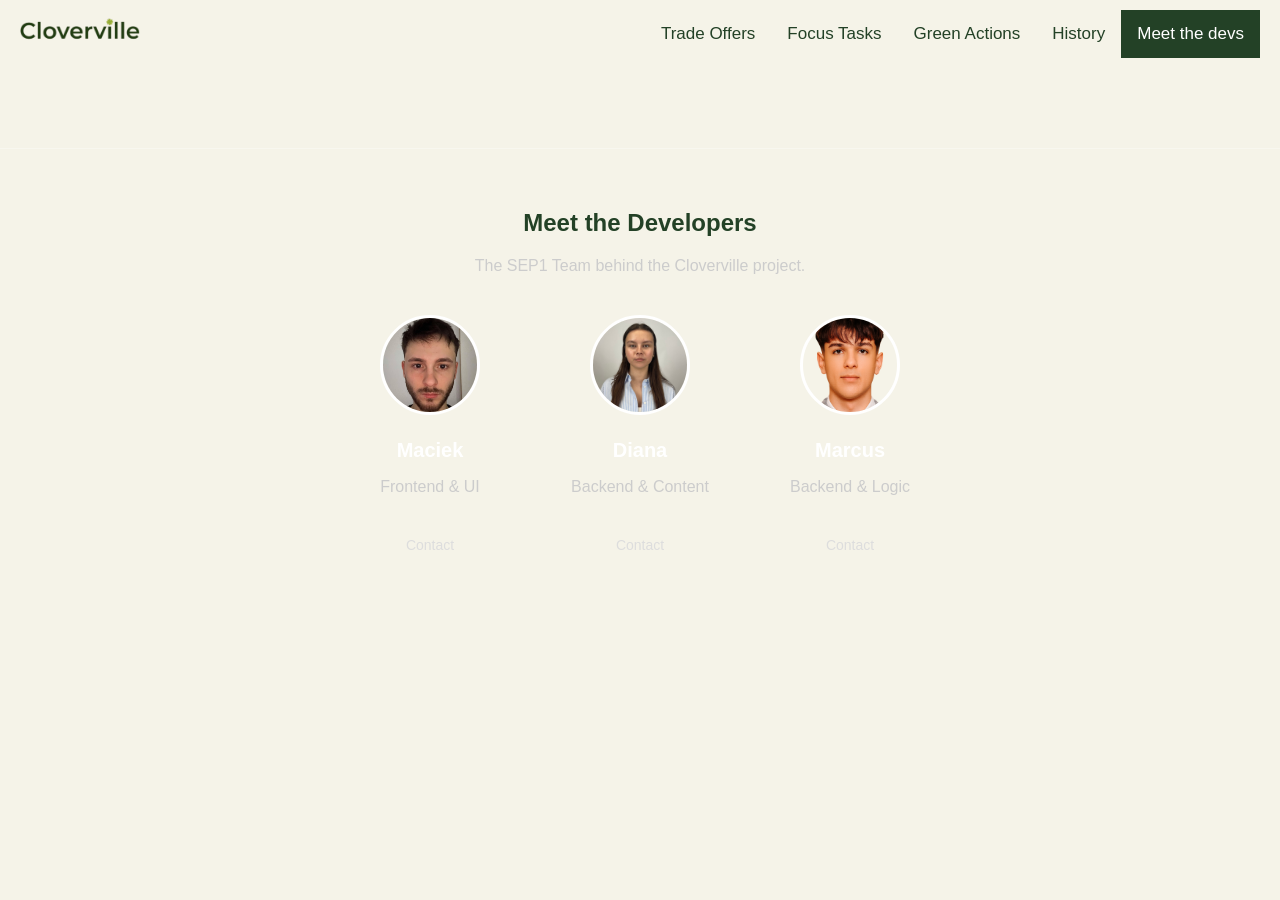
<file: cloverville_website/developers.html>
<!DOCTYPE html>
<html lang="en">
<head>
  <meta charset="UTF-8">
  <title>Cloverville – Developers</title>
  <link rel="stylesheet" href="css/main.css">
  <link rel="stylesheet" href="https://cdnjs.cloudflare.com/ajax/libs/font-awesome/4.7.0/css/font-awesome.min.css">
  <meta name="viewport" content="width=device-width, initial-scale=1.0">
</head>
<body>

  <!-- Header -->
  <header class="top-bar">
    <a href="index.html" class="logo-link">
      <div class="brand">
        <img src="images/logo.png" alt="Cloverville logo">
      </div>
    </a>

    <nav class="main-nav" id="myTopnav">
      <a href="trade_offers.html">Trade Offers</a>
      <a href="focus_tasks.html">Focus Tasks</a>
      <a href="green_actions.html">Green Actions</a>
      <a href="index.html#history">History</a>
      <a href="developers.html" class="active">Meet the devs</a>
      <a href="javascript:void(0);" class="icon" onclick="myFunction()">
        <i class="fa fa-bars"></i>
      </a>
    </nav>
  </header>

  <!-- Main Content -->
  <main>
    <section class="developers-container">
      <h1 style="text-align:center;">Meet the Developers</h1>
      <p style="text-align:center; margin-bottom: 40px;">
        The SEP1 Team behind the Cloverville project.
      </p>

      <div class="dev-grid">
        <div class="dev-card">
          <img src="images/maciek.jpg" alt="Maciek" class="dev-photo">
          <h3>Maciek</h3>
          <p>Frontend & UI</p>
          <a href="mailto:363666@via.dk" class="dev-email">Contact</a>
        </div>

        <div class="dev-card">
          <img src="images/diana.jpg" alt="Diana" class="dev-photo">
          <h3>Diana</h3>
          <p>Backend & Content</p>
          <a href="mailto:360245@via.dk" class="dev-email">Contact</a>
        </div>

        <div class="dev-card">
          <img src="images/Marcus.png" alt="Marcus" class="dev-photo">
          <h3>Marcus</h3>
          <p>Backend & Logic</p>
          <a href="mailto:361734@via.dk" class="dev-email">Contact</a>
        </div>
      </div>
    </section>
  </main>

  <script src="js/script.js"></script>
</body>
</html>
</file>
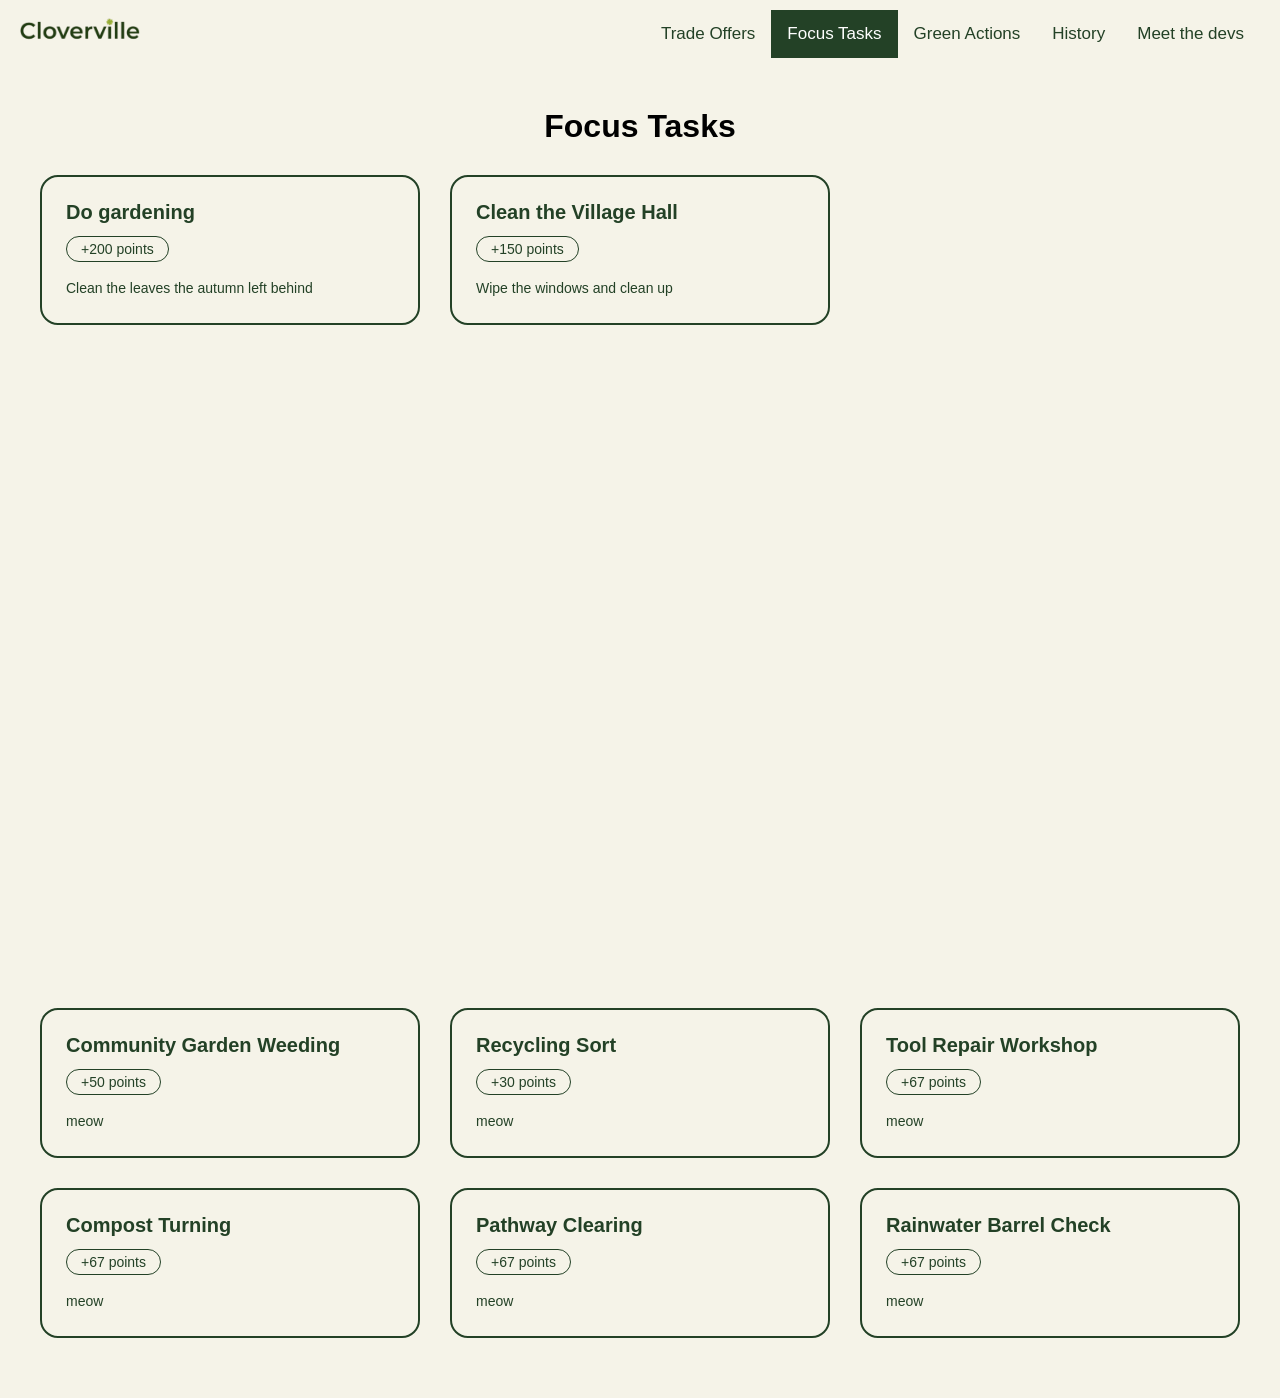
<file: cloverville_website/focus_tasks.html>
<!DOCTYPE html>
<html lang="en">
<head>
  <meta charset="UTF-8">
  <title>Cloverville – Focus Tasks</title>
  <link rel="stylesheet" href="css/focus_tasks.css">
  <link rel="stylesheet" href="https://cdnjs.cloudflare.com/ajax/libs/font-awesome/4.7.0/css/font-awesome.min.css">
  <meta name="viewport" content="width=device-width, initial-scale=1.0">
</head>
<body>

  <header class="top-bar">
    <a href="index.html" class="logo-link"><div class="brand"><img src="images/logo.png" alt="Cloverville logo"></div></a>

    <nav class="main-nav" id="myTopnav">
        <a href="trade_offers.html">Trade Offers</a>
        <a href="focus_tasks.html" class="active">Focus Tasks</a>
        <a href="green_actions.html">Green Actions</a>
        <a href="index.html#history">History</a>
        <a href="developers.html">Meet the devs</a>
        <a href="javascript:void(0);" class="icon" onclick="myFunction()">
            <i class="fa fa-bars"></i>
        </a>
    </nav>
  </header>

  <main class="focus-page">
    <h1 class="focus-title">Focus Tasks</h1>

    <section class="task-grid" id="taskGrid">

      <!-- JS will populate with data from cloverville_export.json -->

    </section>
  </main>

  <script>
    async function loadTasks() {
      try {
        const response = await fetch("cloverville_export.json");
        const data = await response.json();

        const grid = document.getElementById("taskGrid");
        grid.innerHTML = ""; // Clear existing placeholders

        data.tasks.forEach(task => {
          const card = document.createElement("article");
          card.classList.add("task-card");

          card.innerHTML = `
            <h2>${task.name}</h2>
            <div class="task-points">+${task.personalPoints} points</div>
            <p>${task.description}</p>
          `;

          grid.appendChild(card);
        });

      } catch (err) {
        console.error("Error loading tasks:", err);
      }
    }

    loadTasks();
  </script>

</body>
    <section class="task-grid" id="focus-task-list">

      <article class="task-card">
        <h2>Community Garden Weeding</h2>
        <div class="task-points">+50 points</div>
        <p>
          meow
        </p>
      </article>

      <article class="task-card">
        <h2>Recycling Sort</h2>
        <div class="task-points">+30 points</div>
        <p>
          meow
        </p>
      </article>

      <article class="task-card">
        <h2>Tool Repair Workshop</h2>
        <div class="task-points">+67 points</div>
        <p>
          meow
        </p>
      </article>

      <article class="task-card">
        <h2>Compost Turning</h2>
        <div class="task-points">+67 points</div>
        <p>
          meow
        </p>
      </article>

      <article class="task-card">
        <h2>Pathway Clearing</h2>
        <div class="task-points">+67 points</div>
        <p>
          meow
        </p>
      </article>

      <article class="task-card">
        <h2>Rainwater Barrel Check</h2>
        <div class="task-points">+67 points</div>
        <p>
          meow
        </p>
      </article>

    </section>
  </main>
  <script src="js/script.js"></script>
  </body>
</html>
</file>
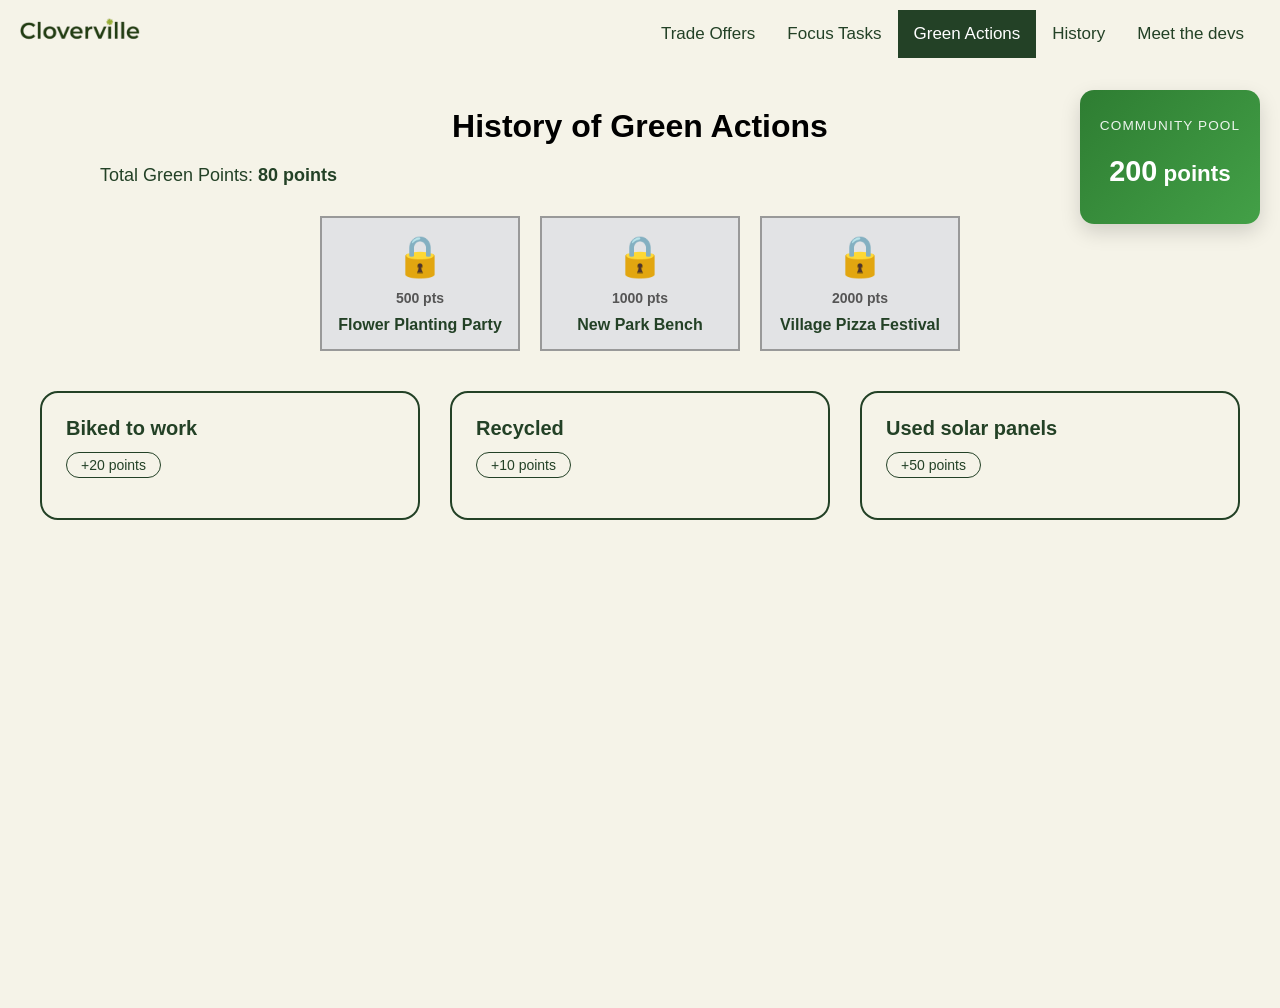
<file: cloverville_website/green_actions.html>
<!DOCTYPE html>
<html lang="en">
<head>
  <meta charset="UTF-8">
  <title>Cloverville – Green Actions</title>
  <link rel="stylesheet" href="css/green_actions.css">
  <meta name="viewport" content="width=device-width, initial-scale=1.0">
</head>
<body>

  <header class="top-bar">
    <a href="index.html">
      <div class="brand">
        <img src="images/logo.png" alt="Cloverville logo">
      </div>
    </a>

    <nav class="main-nav">
      <a href="trade_offers.html">Trade Offers</a>
      <a href="focus_tasks.html">Focus Tasks</a>
      <a href="green_actions.html" class="active">Green Actions</a>
      <a href="index.html#history">History</a>
      <a href="developers.html">Meet the devs</a>
    </nav>
  </header>

  <div class="community-pool">
    <p class="community-label">Community Pool</p>
    <p class="community-value">
      <span id="communityPoolValue">0</span> points
    </p>
  </div>

  <main class="green-page">
    <h1 class="green-title">History of Green Actions</h1>

    <p class="points-summary">
      Total Green Points: <span id="totalGreenPoints">0 points</span>
    </p>

    <section class="rewards-section">
      <div class="rewards-container" id="rewardsContainer">
        <div class="reward-item" data-threshold="500">
          <div class="reward-icon">🔒</div>
          <div class="reward-cost">500 pts</div>
          <h3>Flower Planting Party</h3>
        </div>

        <div class="reward-item" data-threshold="1000">
          <div class="reward-icon">🔒</div>
          <div class="reward-cost">1000 pts</div>
          <h3>New Park Bench</h3>
        </div>

        <div class="reward-item" data-threshold="2000">
          <div class="reward-icon">🔒</div>
          <div class="reward-cost">2000 pts</div>
          <h3>Village Pizza Festival</h3>
        </div>
      </div>
    </section>

    <section class="green-grid" id="greenGrid"></section>

  </main>

  <script src="js/script.js"></script>

</body>
</html>
</file>
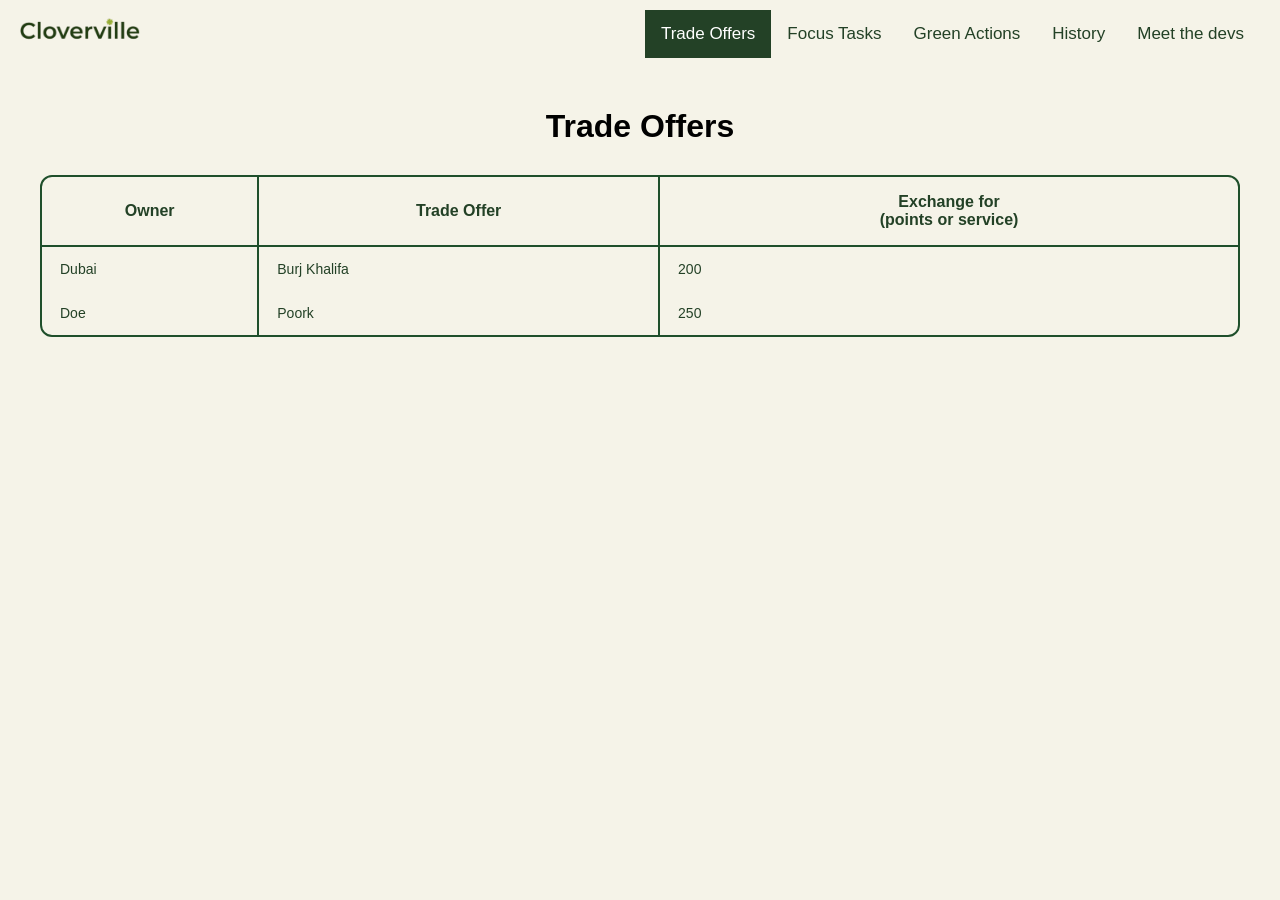
<file: cloverville_website/trade_offers.html>
<!DOCTYPE html>
<html lang="en">
<head>
  <meta charset="UTF-8">
  <title>Trade Offers - Cloverville</title>
  <link rel="stylesheet" href="css/trade_offers.css">
  <meta name="viewport" content="width=device-width, initial-scale=1.0">
</head>
<body>

  <!-- TOP BAR -->
  <header class="top-bar">
    <a href="index.html"><div class="brand"><img src="images/logo.png" alt="Cloverville logo"></div></a>

    <nav class="main-nav">
      <a href="trade_offers.html" class="active">Trade Offers</a>
      <a href="focus_tasks.html">Focus Tasks</a>
      <a href="green_actions.html">Green Actions</a>
      <a href="index.html#history">History</a>
      <a href="developers.html">Meet the devs</a>
    </nav>
  </header>

  <!-- PAGE TITLE -->
  <main>
    <h1 class="page-title">Trade Offers</h1>

    <!-- TRADE TABLE -->
    <section class="table-section">
      <table class="trade-table">
        <thead>
          <tr>
            <th class="owner-col">Owner</th>
            <th>Trade Offer</th>
            <th>Exchange for<br>(points or service)</th>
          </tr>
        </thead>

        <tbody id="trade-body">
          <!-- JS will insert rows here -->
        </tbody>
      </table>
    </section>
  </main>

  <!-- JSON LOADING SCRIPT -->
  <script>
    async function loadTradeOffers() {
      try {
        const response = await fetch("cloverville_export.json");
        if (!response.ok) {
          console.error("Failed to load JSON file.");
          return;
        }

        const data = await response.json();
        const offers = data.tradeOffers || [];

        const tbody = document.getElementById("trade-body");
        tbody.innerHTML = ""; // Clear existing rows

        offers.forEach(offer => {
          const row = document.createElement("tr");

             row.innerHTML = `
            <td>${offer.owner}</td>
           <td>${offer.tradeOffer}</td>
          <td>${offer.priceOrService}</td>
          `;



          tbody.appendChild(row);
        });

      } catch (error) {
        console.error("Error loading trade offers:", error);
      }
    }

    loadTradeOffers();
  </script>

<script src="js/script.js"></script>
</body>
</html>
</file>
<file: cloverville_website/css/main.css>
* {
  box-sizing: border-box;
}

body {
  margin: 0;
  font-family: Arial, sans-serif;
  background-color: #f5f3e8;
  color: #234126;
}

.top-bar {
  background-color: #f5f3e8;
  padding: 10px 20px;
  display: flex;
  justify-content: space-between;
  align-items: center;
  flex-wrap: wrap;
}

.brand img {
  width: 120px;
  height: auto;
}

.main-nav {
  overflow: hidden;
}

.main-nav a {
  float: left;
  display: block;
  color: #234126;
  text-align: center;
  padding: 14px 16px;
  text-decoration: none;
  font-size: 17px;
}

.main-nav a:hover {
  background-color: #ddd;
  color: black;
}

.main-nav a.active {
  background-color: #234126;
  color: white;
}

.main-nav .icon {
  display: none;
}

.hero {
  height: 500px;
  display: flex;
  align-items: center;
  justify-content: space-between;
  margin: 0 auto;
  max-width: 1200px;
  padding: 0 40px;
}

.hero-text {
  max-width: 500px;
  text-align: center;
  margin: 0 auto;
  margin-top: -100px;
}
.community-pool {
  margin-top: 20px;
  padding: 14px 20px;
  background-color: #e9f5ec;
  border-radius: 12px;
  width: fit-content;
}

.community-label {
  font-size: 14px;
  font-weight: 600;
  color: #2f6f4e;
  margin: 0;
}

.community-value {
  font-size: 22px;
  font-weight: bold;
  color: #1f4f38;
  margin: 4px 0 0 0;
}


.hero-welcome {
  margin: 0;
  font-size: 40px;
  color: #505050;
  text-align: center;
}

.hero-title {
  margin: 8px 0 12px;
  font-size: 100px;
  color: #113F07;
  text-align: center;
}

.hero-desc {
  margin: 0;
  line-height: 1.5;
  font-size: 20px;
  color: #000000;
  text-align: center;
}

.hero-image {
  max-width: 490px;
  height: auto;
  margin-top: 95px;
}

.hero-image img,
.hero-image video {
  max-width: 100%;
}

.bottom-section {
  background-color: #113F07;
  color: #ffffff;
  border-radius: 40px 40px 0 0;
  padding: 100px 120px;
  margin: 0 auto;
}

.about-us h2,
.goals h2,
.developers-container h2 {
  text-align: center;
  margin-top: 0;
  margin-bottom: 32px;
}

.about-layout {
  display: flex;
  justify-content: space-between;
  gap: 40px;
}

.about-layout p {
  max-width: 600px;
  font-size: 18px;
  line-height: 1.6;
}

.history-text {
  width: 100%;
}

.goals {
  margin-top: 40px;
}

.goals-lists {
  display: flex;
  justify-content: space-between;
  gap: 40px;
  font-size: 18px;
}

.goals ul {
  list-style: disc;
  padding-left: 20px;
  margin: 0;
}

.goals li {
  margin-bottom: 10px;
}

.developers-container {
  margin-top: 80px;
  padding-top: 40px;
  border-top: 1px solid rgba(255, 255, 255, 0.3);
  text-align: center;
}

.developers-container p {
  margin-bottom: 40px;
  color: #ccc;
}

.dev-grid {
  display: flex;
  justify-content: center;
  gap: 60px;
  flex-wrap: wrap;
}

.dev-card {
  text-align: center;
  width: 150px;
}

.dev-photo {
  width: 100px;
  height: 100px;
  border-radius: 50%;
  object-fit: cover;
  border: 3px solid #fff;
  margin-bottom: 15px;
}

.dev-card h3 {
  font-size: 20px;
  margin: 5px 0;
  color: #fff;
}

.dev-email {
  font-size: 14px;
  color: #ddd;
  text-decoration: none;
}

.dev-email:hover {
  text-decoration: underline;
  color: #fff;
}

@media screen and (max-width: 800px) {
  .hero {
    flex-direction: column;
    height: auto;
    padding-bottom: 40px;
    text-align: center;
  }

  .hero-text {
    margin-top: 40px;
    margin-bottom: 30px;
  }

  .bottom-section {
    padding: 60px 40px;
  }

  .about-layout,
  .goals-lists,
  .dev-grid {
    flex-direction: column;
    align-items: center;
  }

  .about-image-placeholder {
    margin: 0 auto;
  }

  .main-nav a:not(:first-child) {
    display: none;
  }

  .main-nav a.icon {
    float: right;
    display: block;
  }
}

@media screen and (max-width: 800px) {
  .main-nav.responsive {
    position: relative;
    width: 100%;
    flex-direction: column;
  }

  .main-nav.responsive .icon {
    position: absolute;
    right: 0;
    top: 0;
  }

  .main-nav.responsive a {
    float: none;
    display: block;
    text-align: left;
  }
}
</file>
<file: cloverville_website/css/focus_tasks.css>
* {
  box-sizing: border-box;
}

body {
  margin: 0;
  font-family: Arial, sans-serif;
  background-color: #f5f3e8;
  color: #234126;
}

.top-bar {
  background-color: #f5f3e8;
  padding: 10px 20px;
  display: flex;
  justify-content: space-between;
  align-items: center;
  flex-wrap: wrap;
}

.brand img {
  width: 120px;
  height: auto;
}

.main-nav {
  overflow: hidden;
}

.main-nav a {
  float: left;
  display: block;
  color: #234126;
  text-align: center;
  padding: 14px 16px;
  text-decoration: none;
  font-size: 17px;
}

.main-nav a:hover {
  background-color: #ddd;
  color: black;
}

.main-nav a.active {
  background-color: #234126;
  color: white;
}

.main-nav .icon {
  display: none;
}

.focus-page {
  background-color: #f5f3e8;
  min-height: 100vh;
}

.focus-title {
  text-align: center;
  margin-top: 40px;
  margin-bottom: 30px;
  font-size: 32px;
  color: #000000;
}

.task-grid {
  max-width: 1200px;
  margin: 0 auto 60px;
  display: grid;
  grid-template-columns: repeat(3, 1fr);
  gap: 30px;
}

.task-card {
  background-color: #f5f3e8;
  border: 2px solid #234126;
  border-radius: 18px;
  padding: 24px;
  box-sizing: border-box;
}

.task-card h2 {
  margin-top: 0;
  margin-bottom: 12px;
  font-size: 20px;
}

.task-points {
  display: inline-block;
  padding: 4px 14px;
  margin-bottom: 16px;
  border: 1px solid #234126;
  border-radius: 999px;
  font-size: 14px;
}

.task-card p {
  margin: 0;
  font-size: 14px;
  line-height: 1.5;
}

@media (max-width: 1000px) {
  .task-grid {
    grid-template-columns: repeat(2, 1fr);
  }
}

@media (max-width: 650px) {
  .task-grid {
    grid-template-columns: 1fr;
  }
}

@media screen and (max-width: 800px) {
  .main-nav a:not(:first-child) {
    display: none;
  }

  .main-nav a.icon {
    float: right;
    display: block;
  }
}

@media screen and (max-width: 800px) {
  .main-nav.responsive {
    position: relative;
    width: 100%;
    flex-direction: column;
  }

  .main-nav.responsive .icon {
    position: absolute;
    right: 0;
    top: 0;
  }

  .main-nav.responsive a {
    float: none;
    display: block;
    text-align: left;
  }
}
</file>
<file: cloverville_website/css/green_actions.css>
* {
  box-sizing: border-box;
}

body {
  margin: 0;
  font-family: Arial, sans-serif;
  background-color: #f5f3e8;
  color: #234126;
}

.top-bar {
  background-color: #f5f3e8;
  padding: 10px 20px;
  display: flex;
  justify-content: space-between;
  align-items: center;
  flex-wrap: wrap;
}

.brand img {
  width: 120px;
  height: auto;
}

.main-nav {
  overflow: hidden;
}

.main-nav a {
  float: left;
  display: block;
  color: #234126;
  text-align: center;
  padding: 14px 16px;
  text-decoration: none;
  font-size: 17px;
}

.main-nav a:hover {
  background-color: #ddd;
  color: black;
}

.main-nav a.active {
  background-color: #234126;
  color: white;
}

.main-nav .icon {
  display: none;
}

.green-page {
  background-color: #f5f3e8;
  min-height: 100vh;
}

.green-title {
  text-align: center;
  margin-top: 40px;
  margin-bottom: 20px;
  font-size: 32px;
  color: #000000;
}
/* Community Pool Container */
.community-pool {
  position: fixed;
  top: 90px; /* below header */
  right: 20px;

  background: linear-gradient(135deg, #2e7d32, #43a047);
  color: #ffffff;

  padding: 14px 18px;
  border-radius: 14px;
  box-shadow: 0 8px 20px rgba(0, 0, 0, 0.15);

  min-width: 180px;
  text-align: center;
  z-index: 1000;

  transition: transform 0.2s ease, box-shadow 0.2s ease;
}

.community-pool:hover {
  transform: translateY(-2px);
  box-shadow: 0 12px 26px rgba(0, 0, 0, 0.2);
}

/* Label */
.community-label {
  font-size: 0.85rem;
  letter-spacing: 0.08em;
  text-transform: uppercase;
  opacity: 0.9;
  margin-bottom: 4px;
}

/* Value */
.community-value {
  font-size: 1.4rem;
  font-weight: 700;
}

.community-value span {
  font-size: 1.8rem;
}

/* Mobile responsiveness */
@media (max-width: 768px) {
  .community-pool {
    position: static;
    margin: 16px auto;
    width: fit-content;
  }
}


.points-summary {
  margin: 0 100px 30px;
  font-size: 18px;
}

.points-summary span {
  font-weight: bold;
}

.green-grid {
  max-width: 1200px;
  margin: 0 auto 60px;
  display: grid;
  grid-template-columns: repeat(3, 1fr);
  gap: 30px;
}

.green-card {
  background-color: #f5f3e8;
  border: 2px solid #234126;
  border-radius: 18px;
  padding: 24px;
  box-sizing: border-box;
}

.green-card h2 {
  margin-top: 0;
  margin-bottom: 12px;
  font-size: 20px;
}

.green-card p {
  margin: 0;
  font-size: 14px;
  line-height: 1.5;
}

.green-points {
  display: inline-block;
  padding: 4px 14px;
  margin-bottom: 16px;
  border: 1px solid #234126;
  border-radius: 999px;
  font-size: 14px;
}

.h3 {
  margin-top: 0;
  margin-bottom: 12px;
  font-size: 10px;
}

.rewards-section {
  text-align: center;
  margin-bottom: 40px;
}

.rewards-container {
  display: flex;
  justify-content: center;
  gap: 20px;
  margin-top: 20px;
  margin-bottom: 20px;
  flex-wrap: wrap;
}

.reward-item {
  background-color: #ffffff;
  border: 2px solid #234126;
  padding: 15px;
  width: 200px;
  text-align: center;
}

.reward-icon {
  font-size: 40px;
  margin-bottom: 10px;
  display: block;
}

.reward-cost {
  font-weight: bold;
  font-size: 14px;
  margin-bottom: 10px;
  color: #555;
}

.reward-item h3 {
  font-size: 16px;
  margin: 10px 0 0 0;
  color: #234126;
}

.reward-item.unlocked {
  background-color: #d4edda;
  border-color: #155724;
}

.reward-item.unlocked .reward-cost {
  color: #155724;
}

.reward-item.locked {
  background-color: #e2e3e5;
  border-color: #999;
}

@media (max-width: 1000px) {
  .green-grid {
    grid-template-columns: repeat(2, 1fr);
  }
}

@media (max-width: 650px) {
  .green-grid {
    grid-template-columns: 1fr;
  }
}

@media screen and (max-width: 800px) {
  .main-nav a:not(:first-child) {
    display: none;
  }

  .main-nav a.icon {
    float: right;
    display: block;
  }
}

@media screen and (max-width: 800px) {
  .main-nav.responsive {
    position: relative;
    width: 100%;
    flex-direction: column;
  }

  .main-nav.responsive .icon {
    position: absolute;
    right: 0;
    top: 0;
  }

  .main-nav.responsive a {
    float: none;
    display: block;
    text-align: left;
  }
}
</file>
<file: cloverville_website/css/trade_offers.css>
* {
  box-sizing: border-box;
}

body {
  margin: 0;
  font-family: Arial, sans-serif;
  background-color: #f5f3e8;
  color: #234126;
}

.top-bar {
  background-color: #f5f3e8;
  padding: 10px 20px;
  display: flex;
  justify-content: space-between;
  align-items: center;
  flex-wrap: wrap;
}

.brand img {
  width: 120px;
  height: auto;
}

.main-nav {
  overflow: hidden;
}

.main-nav a {
  float: left;
  display: block;
  color: #234126;
  text-align: center;
  padding: 14px 16px;
  text-decoration: none;
  font-size: 17px;
}

.main-nav a:hover {
  background-color: #ddd;
  color: black;
}

.main-nav a.active {
  background-color: #234126;
  color: white;
}

.main-nav .icon {
  display: none;
}

.page-title {
  text-align: center;
  margin-top: 40px;
  margin-bottom: 30px;
  font-size: 32px;
  color: #000000;
}

.table-section {
  max-width: 1200px;
  margin: 0 auto 60px;
}

.trade-table {
  width: 100%;
  border: 2px solid #1f4f2b;
  border-radius: 12px;
  border-collapse: separate; 
  overflow: hidden;         
  background-color: #f5f3e8;
  border-spacing: 0px;
}

.trade-table thead th {
  padding: 16px;
  border-bottom: 2px solid #1f4f2b;
  text-align: center;
  font-size: 16px;
}

.owner-col {
  width: 18%;
}

.trade-table tbody td {
  padding: 14px 18px;
  font-size: 14px;
  vertical-align: top;
}

.trade-table th + th,
.trade-table td + td {
  border-left: 2px solid #1f4f2b;
}

.owner-name {
  font-weight: bold;
}

.trade-table {
  border-radius: 12px;
}

@media screen and (max-width: 800px) {
  .main-nav a:not(:first-child) {
    display: none;
  }

  .main-nav a.icon {
    float: right;
    display: block;
  }
}

@media screen and (max-width: 800px) {
  .main-nav.responsive {
    position: relative;
    width: 100%;
    flex-direction: column;
  }

  .main-nav.responsive .icon {
    position: absolute;
    right: 0;
    top: 0;
  }

  .main-nav.responsive a {
    float: none;
    display: block;
    text-align: left;
  }
}
</file>
